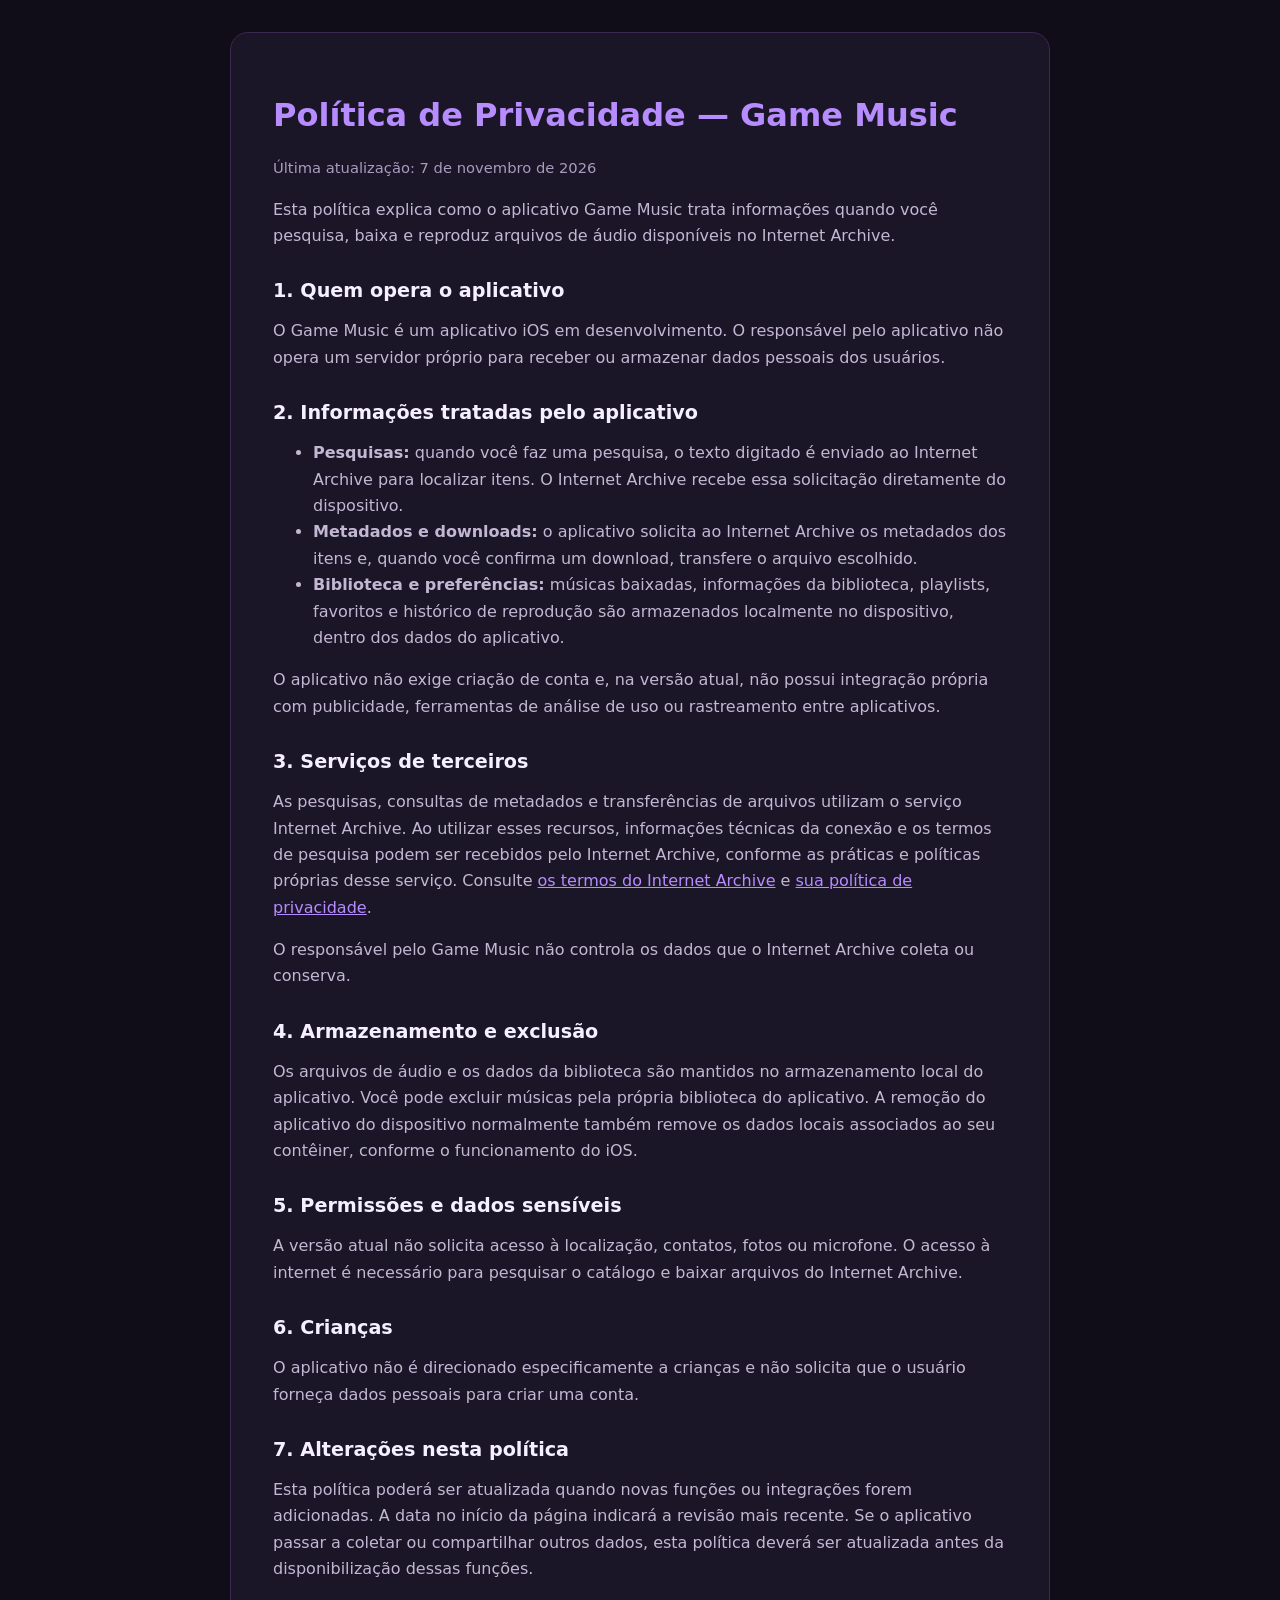
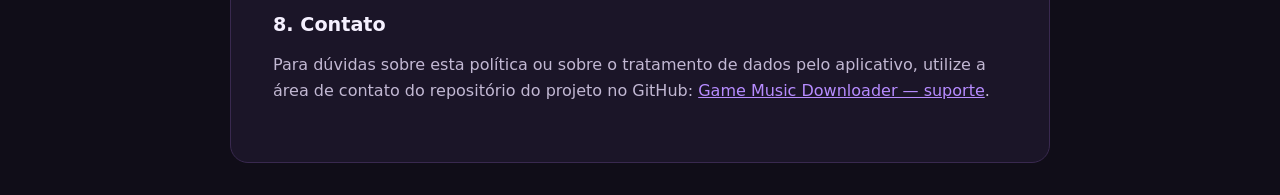
<file: docs/index.html>
<!doctype html>
<html lang="pt-BR">
<head>
  <meta charset="utf-8">
  <meta name="viewport" content="width=device-width, initial-scale=1">
  <meta name="description" content="Política de Privacidade do aplicativo Game Music.">
  <title>Política de Privacidade — Game Music</title>
  <style>
    :root { color-scheme: dark; --bg:#100d18; --panel:#1b1528; --text:#f5f0ff; --muted:#c2b8d3; --accent:#b78cff; }
    * { box-sizing:border-box; }
    body { margin:0; padding:32px 18px; background:var(--bg); color:var(--text); font:16px/1.65 system-ui,-apple-system,Segoe UI,sans-serif; }
    main { max-width:820px; margin:0 auto; padding:clamp(22px,5vw,42px); background:var(--panel); border:1px solid #39294f; border-radius:18px; }
    h1,h2 { line-height:1.2; } h1 { color:var(--accent); } h2 { margin-top:30px; font-size:1.2rem; }
    p,li { color:var(--muted); } a { color:var(--accent); } .date { color:#a99bbd; font-size:.92rem; }
  </style>
</head>
<body>
<main>
  <h1>Política de Privacidade — Game Music</h1>
  <p class="date">Última atualização: 7 de novembro de 2026</p>
  <p>Esta política explica como o aplicativo Game Music trata informações quando você pesquisa, baixa e reproduz arquivos de áudio disponíveis no Internet Archive.</p>

  <h2>1. Quem opera o aplicativo</h2>
  <p>O Game Music é um aplicativo iOS em desenvolvimento. O responsável pelo aplicativo não opera um servidor próprio para receber ou armazenar dados pessoais dos usuários.</p>

  <h2>2. Informações tratadas pelo aplicativo</h2>
  <ul>
    <li><strong>Pesquisas:</strong> quando você faz uma pesquisa, o texto digitado é enviado ao Internet Archive para localizar itens. O Internet Archive recebe essa solicitação diretamente do dispositivo.</li>
    <li><strong>Metadados e downloads:</strong> o aplicativo solicita ao Internet Archive os metadados dos itens e, quando você confirma um download, transfere o arquivo escolhido.</li>
    <li><strong>Biblioteca e preferências:</strong> músicas baixadas, informações da biblioteca, playlists, favoritos e histórico de reprodução são armazenados localmente no dispositivo, dentro dos dados do aplicativo.</li>
  </ul>
  <p>O aplicativo não exige criação de conta e, na versão atual, não possui integração própria com publicidade, ferramentas de análise de uso ou rastreamento entre aplicativos.</p>

  <h2>3. Serviços de terceiros</h2>
  <p>As pesquisas, consultas de metadados e transferências de arquivos utilizam o serviço Internet Archive. Ao utilizar esses recursos, informações técnicas da conexão e os termos de pesquisa podem ser recebidos pelo Internet Archive, conforme as práticas e políticas próprias desse serviço. Consulte <a href="https://archive.org/about/terms.php">os termos do Internet Archive</a> e <a href="https://archive.org/about/privacy.php">sua política de privacidade</a>.</p>
  <p>O responsável pelo Game Music não controla os dados que o Internet Archive coleta ou conserva.</p>

  <h2>4. Armazenamento e exclusão</h2>
  <p>Os arquivos de áudio e os dados da biblioteca são mantidos no armazenamento local do aplicativo. Você pode excluir músicas pela própria biblioteca do aplicativo. A remoção do aplicativo do dispositivo normalmente também remove os dados locais associados ao seu contêiner, conforme o funcionamento do iOS.</p>

  <h2>5. Permissões e dados sensíveis</h2>
  <p>A versão atual não solicita acesso à localização, contatos, fotos ou microfone. O acesso à internet é necessário para pesquisar o catálogo e baixar arquivos do Internet Archive.</p>

  <h2>6. Crianças</h2>
  <p>O aplicativo não é direcionado especificamente a crianças e não solicita que o usuário forneça dados pessoais para criar uma conta.</p>

  <h2>7. Alterações nesta política</h2>
  <p>Esta política poderá ser atualizada quando novas funções ou integrações forem adicionadas. A data no início da página indicará a revisão mais recente. Se o aplicativo passar a coletar ou compartilhar outros dados, esta política deverá ser atualizada antes da disponibilização dessas funções.</p>

  <h2>8. Contato</h2>
  <p>Para dúvidas sobre esta política ou sobre o tratamento de dados pelo aplicativo, utilize a área de contato do repositório do projeto no GitHub: <a href="https://github.com/sdean607/Game-Music-Downloader-iOS/issues">Game Music Downloader — suporte</a>.</p>
</main>
</body>
</html>
</file>
